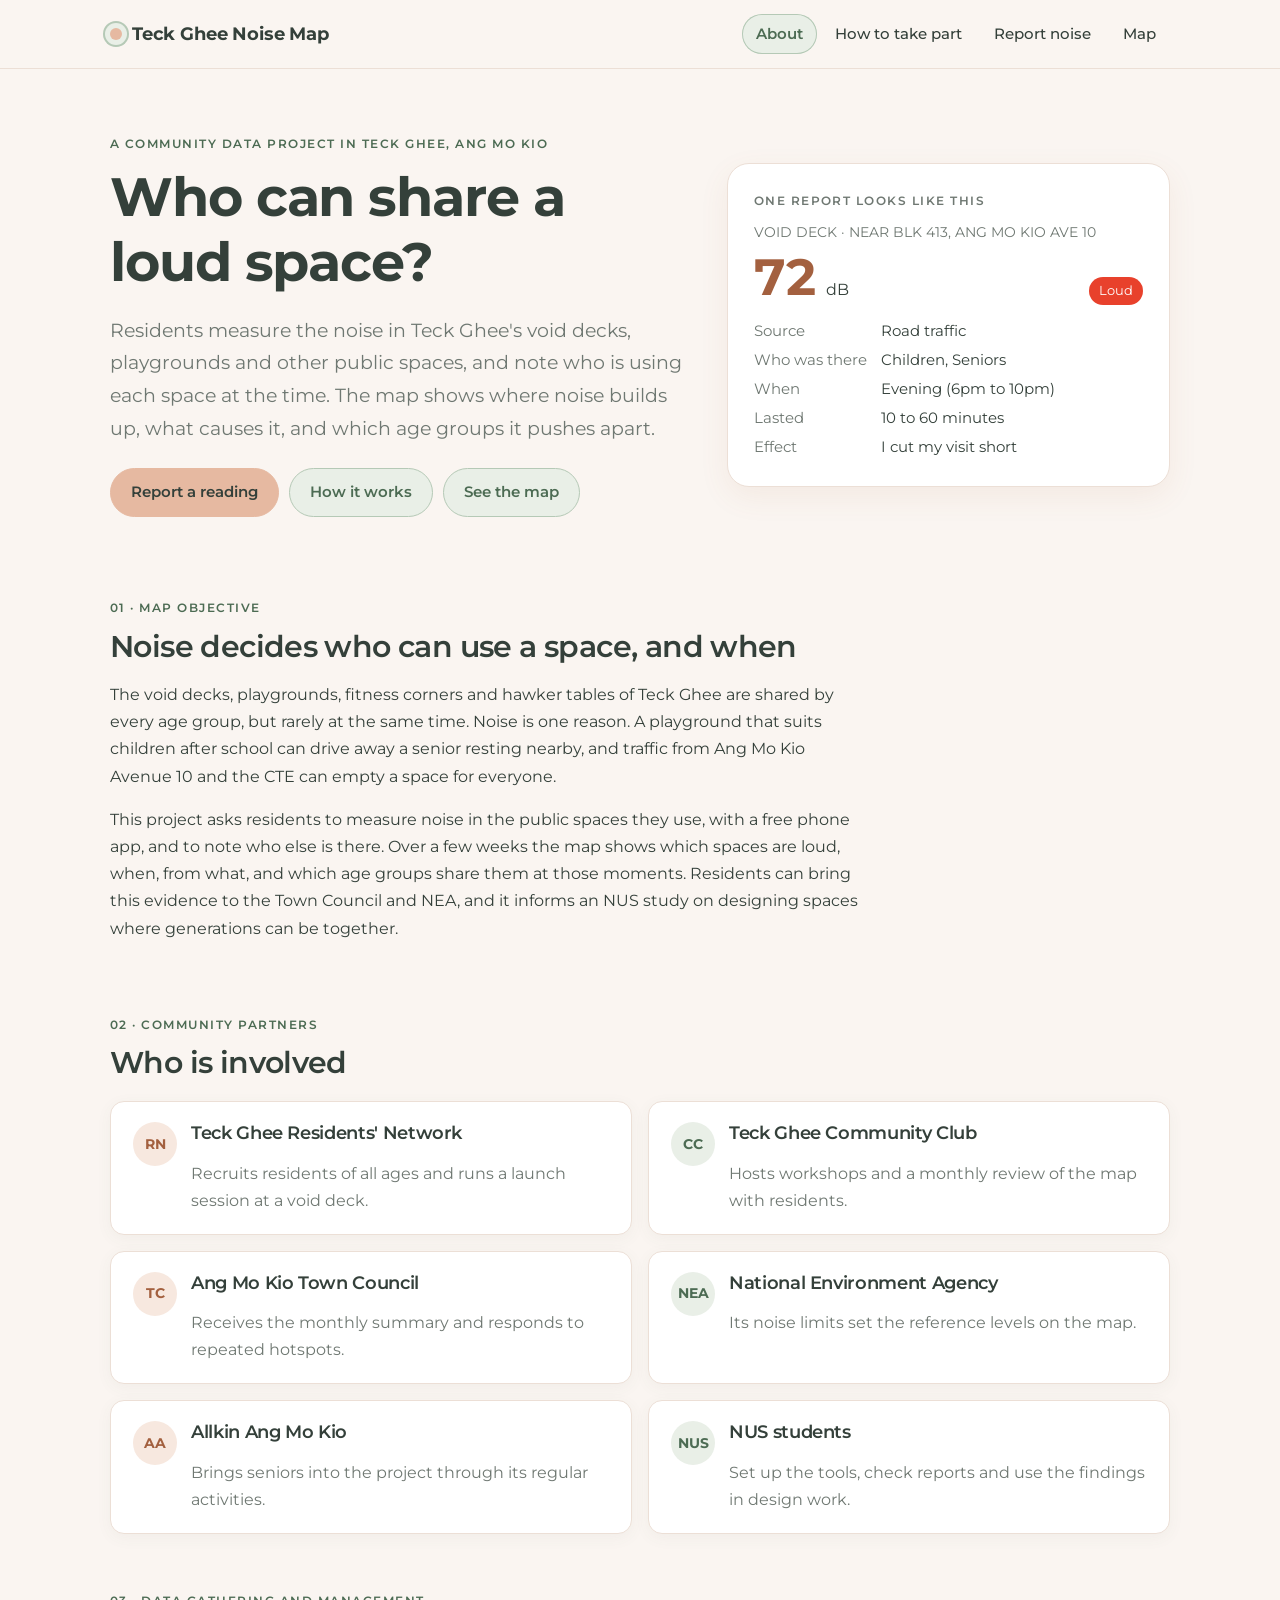
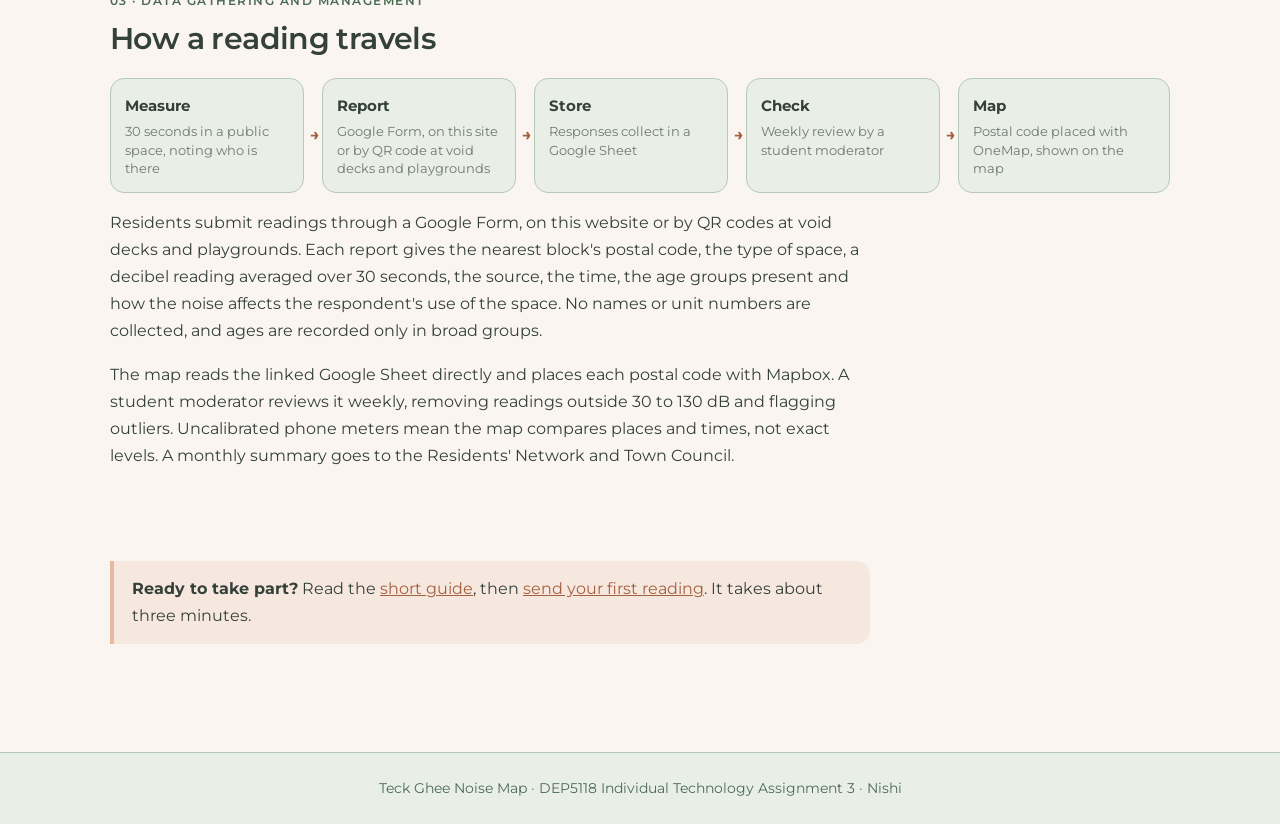
<file: index.html>
<!DOCTYPE html>
<html lang="en">
<head>
  <title>Teck Ghee Noise Map</title>
  <meta charset="UTF-8">
  <meta name="viewport" content="width=device-width, initial-scale=1.0">
  <link rel="preconnect" href="https://fonts.googleapis.com">
  <link href="https://fonts.googleapis.com/css2?family=Montserrat:wght@400;500;600;700&display=swap" rel="stylesheet">
  <link rel="stylesheet" href="css/style.css">
</head>
<body>
  <header class="site-header">
    <div class="inner">
      <a class="brand" href="index.html"><span class="dot"></span>Teck Ghee Noise Map</a>
      <nav>
        <ul>
          <li><a href="index.html" class="active">About</a></li>
          <li><a href="participate.html">How to take part</a></li>
          <li><a href="report.html">Report noise</a></li>
          <li><a href="map.html">Map</a></li>
        </ul>
      </nav>
    </div>
  </header>

  <main>
    <div class="hero">
      <div>
        <p class="eyebrow">A community data project in Teck Ghee, Ang Mo Kio</p>
        <h1>Who can share a loud space?</h1>
        <p class="lede">Residents measure the noise in Teck Ghee's void decks, playgrounds and other public spaces, and note who is using each space at the time. The map shows where noise builds up, what causes it, and which age groups it pushes apart.</p>
        <div class="btn-row">
          <a class="btn primary" href="report.html">Report a reading</a>
          <a class="btn" href="participate.html">How it works</a>
          <a class="btn" href="map.html">See the map</a>
        </div>
      </div>
      <div class="hero-art" aria-label="Example of a single report">
        <p class="eyebrow" style="color:var(--muted)">One report looks like this</p>
        <p class="small muted" style="margin:0">VOID DECK · NEAR BLK 413, ANG MO KIO AVE 10</p>
        <div style="display:flex;align-items:baseline;gap:10px;margin:6px 0 14px">
          <span style="font-size:3.2rem;font-weight:700;line-height:1;color:var(--pink-deep)">72</span><span>dB</span>
          <span style="margin-left:auto;background:var(--db3);color:#fff;border-radius:999px;padding:3px 10px;font-size:0.8rem">Loud</span>
        </div>
        <dl style="display:grid;grid-template-columns:auto 1fr;gap:4px 14px;margin:0;font-size:0.92rem">
          <dt class="muted">Source</dt><dd style="margin:0">Road traffic</dd>
          <dt class="muted">Who was there</dt><dd style="margin:0">Children, Seniors</dd>
          <dt class="muted">When</dt><dd style="margin:0">Evening (6pm to 10pm)</dd>
          <dt class="muted">Lasted</dt><dd style="margin:0">10 to 60 minutes</dd>
          <dt class="muted">Effect</dt><dd style="margin:0">I cut my visit short</dd>
        </dl>
      </div>
    </div>

    <section class="narrow">
      <p class="eyebrow">01 · Map objective</p>
      <h2>Noise decides who can use a space, and when</h2>
      <p>The void decks, playgrounds, fitness corners and hawker tables of Teck Ghee are shared by every age group, but rarely at the same time. Noise is one reason. A playground that suits children after school can drive away a senior resting nearby, and traffic from Ang Mo Kio Avenue 10 and the CTE can empty a space for everyone.</p>
      <p>This project asks residents to measure noise in the public spaces they use, with a free phone app, and to note who else is there. Over a few weeks the map shows which spaces are loud, when, from what, and which age groups share them at those moments. Residents can bring this evidence to the Town Council and NEA, and it informs an NUS study on designing spaces where generations can be together.</p>
    </section>

    <section>
      <p class="eyebrow">02 · Community partners</p>
      <h2>Who is involved</h2>
      <div class="grid two" style="margin-top:20px">
        <div class="card partner"><div class="icon">RN</div><div><h3>Teck Ghee Residents' Network</h3><p class="muted">Recruits residents of all ages and runs a launch session at a void deck.</p></div></div>
        <div class="card partner"><div class="icon">CC</div><div><h3>Teck Ghee Community Club</h3><p class="muted">Hosts workshops and a monthly review of the map with residents.</p></div></div>
        <div class="card partner"><div class="icon">TC</div><div><h3>Ang Mo Kio Town Council</h3><p class="muted">Receives the monthly summary and responds to repeated hotspots.</p></div></div>
        <div class="card partner"><div class="icon">NEA</div><div><h3>National Environment Agency</h3><p class="muted">Its noise limits set the reference levels on the map.</p></div></div>
        <div class="card partner"><div class="icon">AA</div><div><h3>Allkin Ang Mo Kio</h3><p class="muted">Brings seniors into the project through its regular activities.</p></div></div>
        <div class="card partner"><div class="icon">NUS</div><div><h3>NUS students</h3><p class="muted">Set up the tools, check reports and use the findings in design work.</p></div></div>
      </div>
    </section>

    <section>
      <p class="eyebrow">03 · Data gathering and management</p>
      <h2>How a reading travels</h2>
      <div class="flow">
        <div class="node"><b>Measure</b><span>30 seconds in a public space, noting who is there</span></div>
        <div class="node"><b>Report</b><span>Google Form, on this site or by QR code at void decks and playgrounds</span></div>
        <div class="node"><b>Store</b><span>Responses collect in a Google Sheet</span></div>
        <div class="node"><b>Check</b><span>Weekly review by a student moderator</span></div>
        <div class="node"><b>Map</b><span>Postal code placed with OneMap, shown on the map</span></div>
      </div>
      <div class="narrow">
        <p>Residents submit readings through a Google Form, on this website or by QR codes at void decks and playgrounds. Each report gives the nearest block's postal code, the type of space, a decibel reading averaged over 30 seconds, the source, the time, the age groups present and how the noise affects the respondent's use of the space. No names or unit numbers are collected, and ages are recorded only in broad groups.</p>
        <p>The map reads the linked Google Sheet directly and places each postal code with Mapbox. A student moderator reviews it weekly, removing readings outside 30 to 130 dB and flagging outliers. Uncalibrated phone meters mean the map compares places and times, not exact levels. A monthly summary goes to the Residents' Network and Town Council.</p>
      </div>
    </section>

    <section class="narrow">
      <div class="callout">
        <b>Ready to take part?</b> Read the <a href="participate.html">short guide</a>, then <a href="report.html">send your first reading</a>. It takes about three minutes.
      </div>
    </section>
  </main>

  <footer>Teck Ghee Noise Map · DEP5118 Individual Technology Assignment 3 · Nishi</footer>
</body>
</html>
</file>
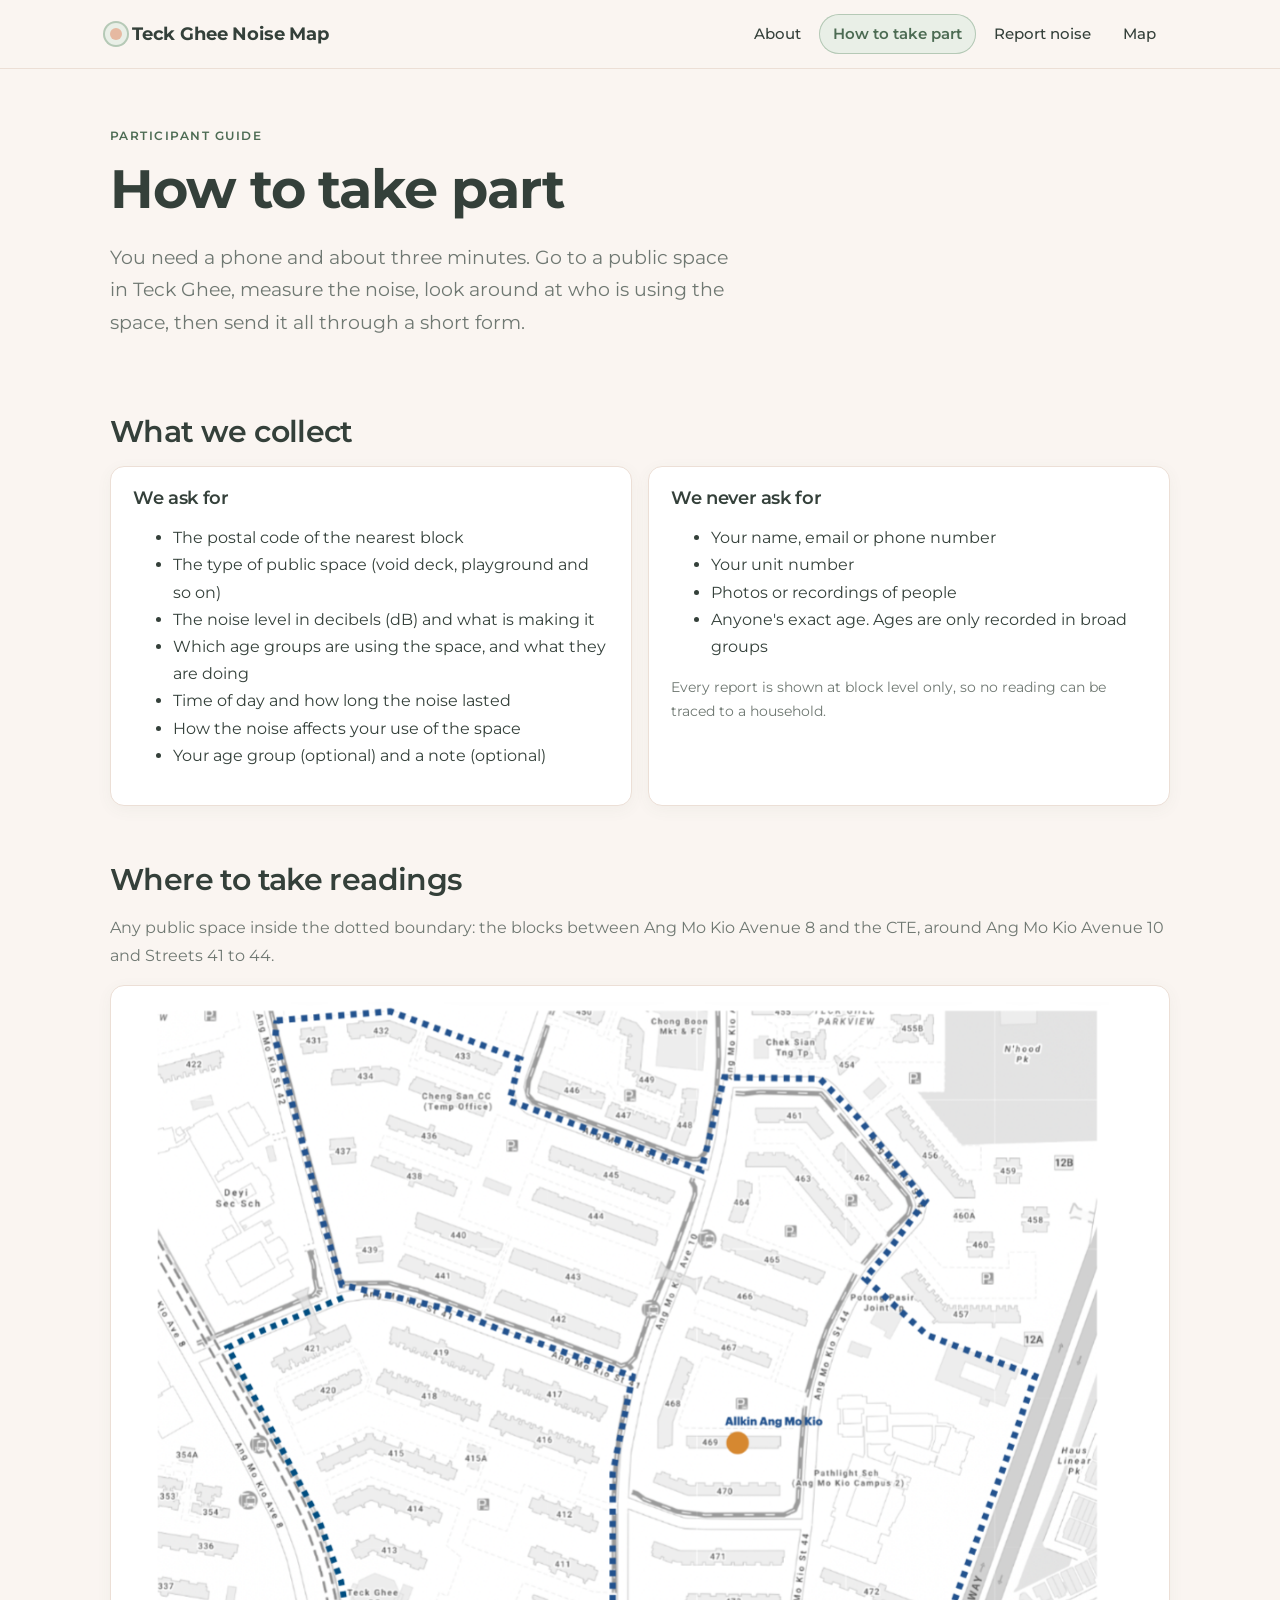
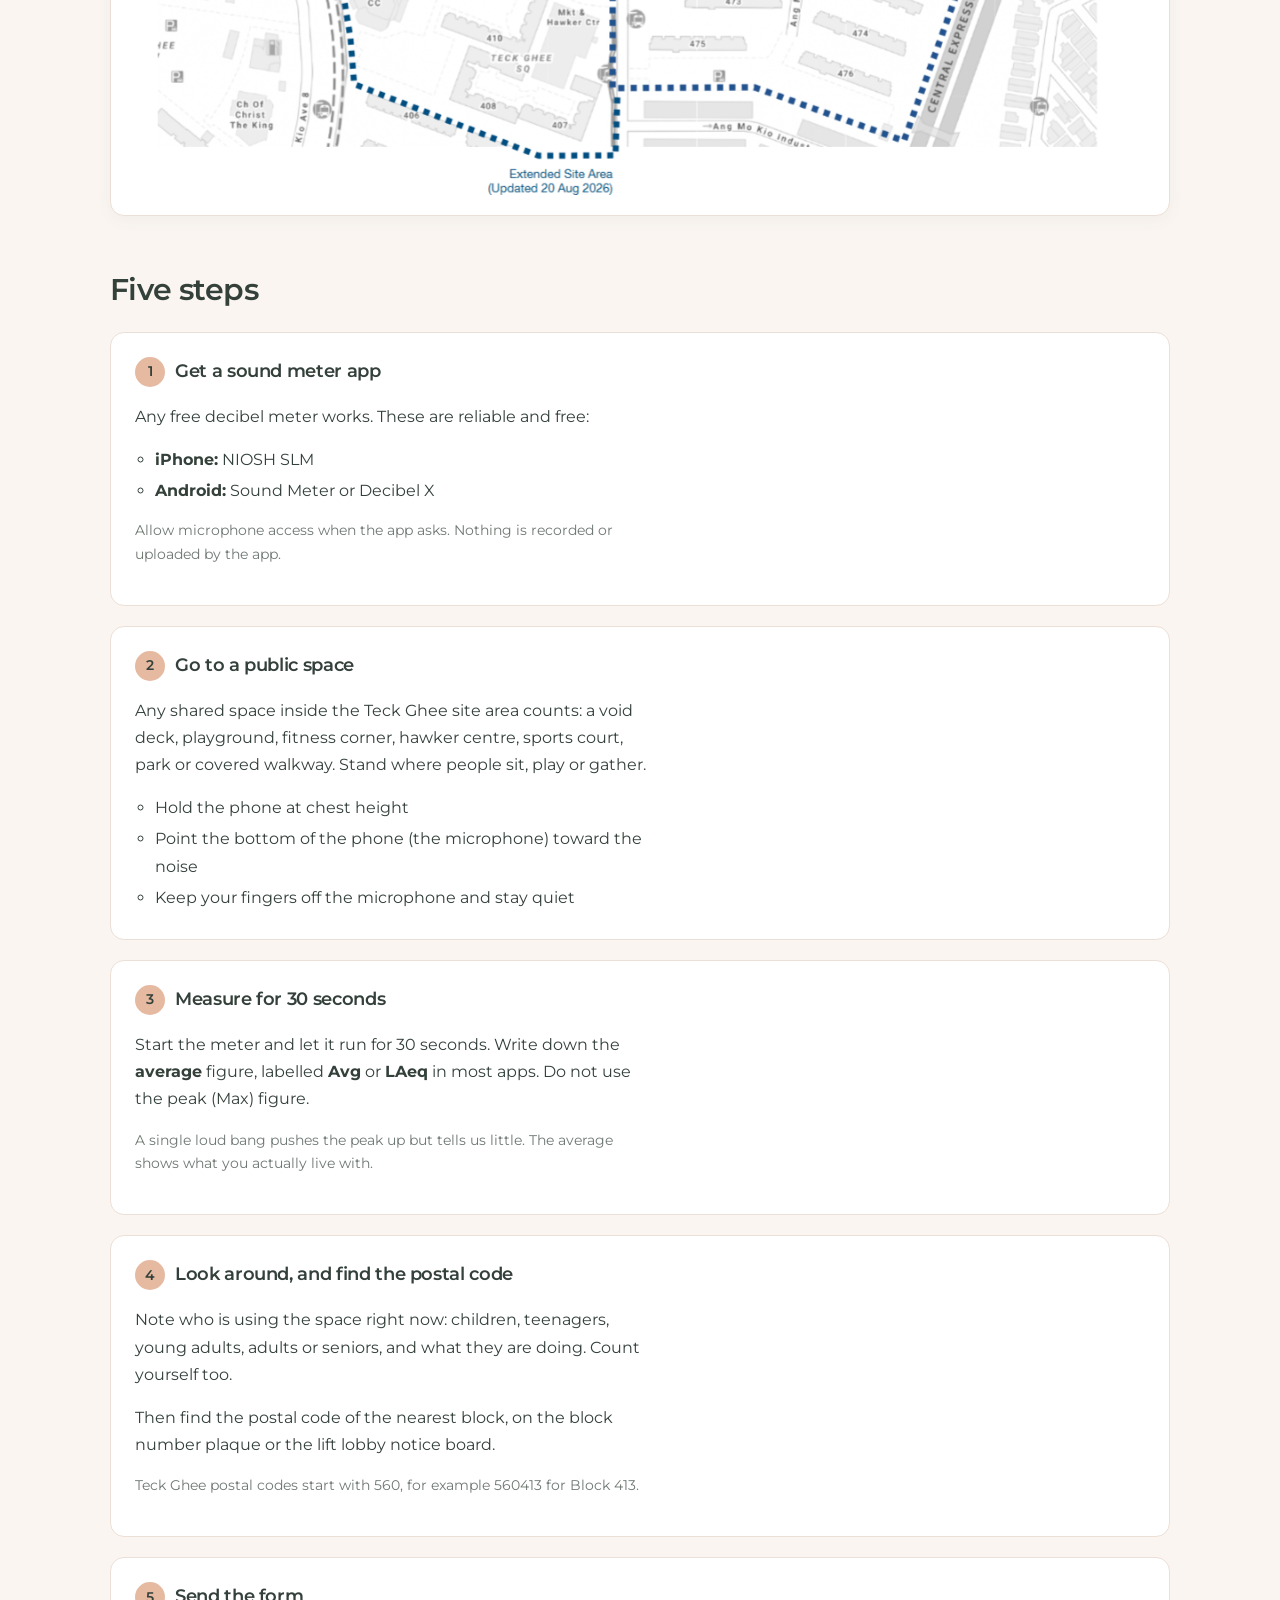
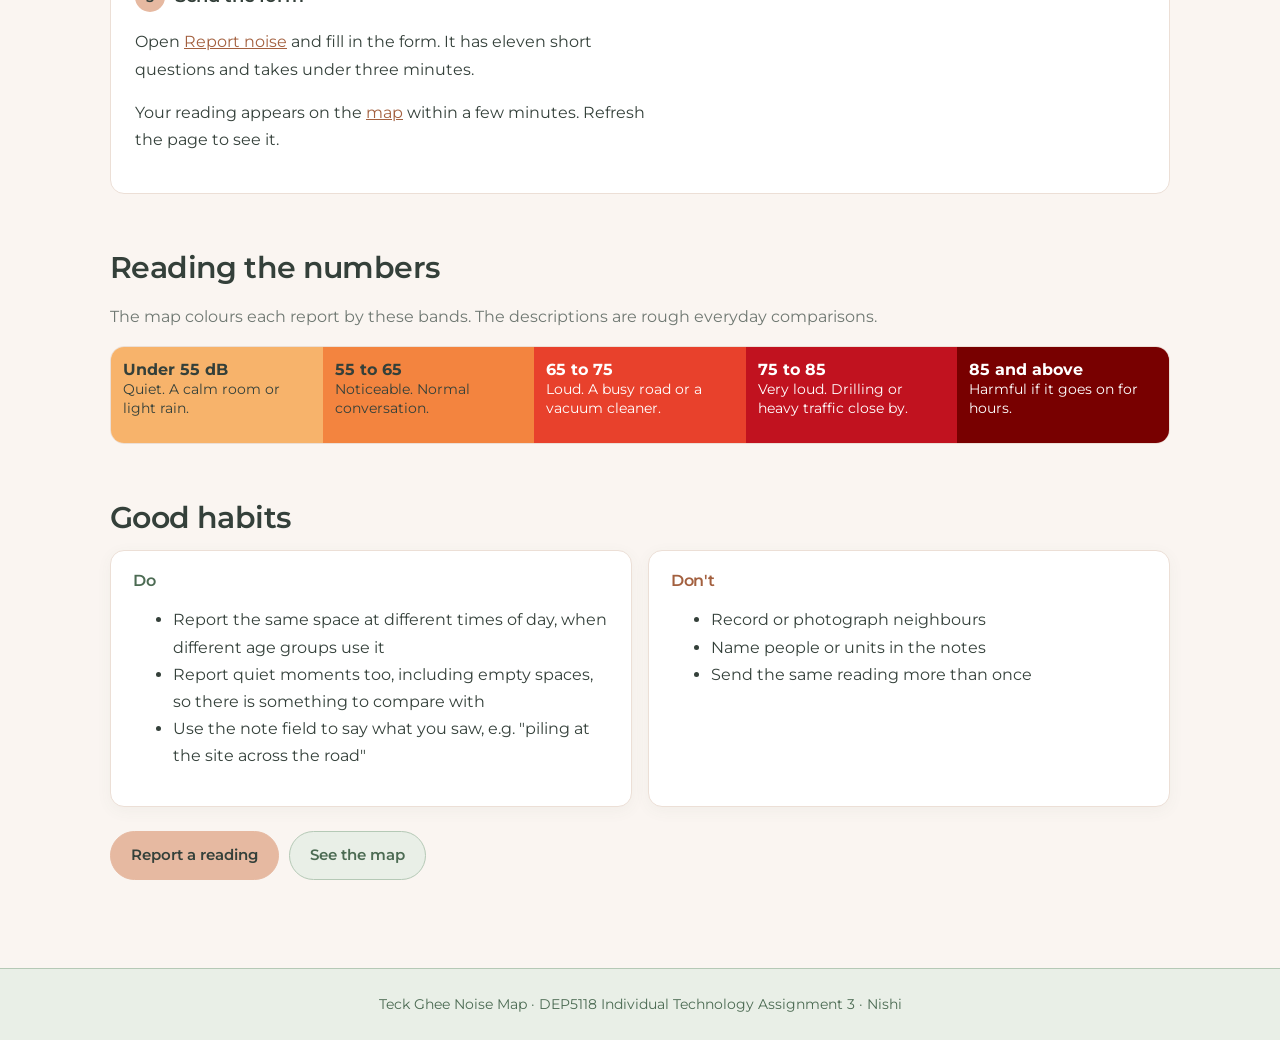
<file: participate.html>
<!DOCTYPE html>
<html lang="en">
<head>
  <title>How to take part · Teck Ghee Noise Map</title>
  <meta charset="UTF-8">
  <meta name="viewport" content="width=device-width, initial-scale=1.0">
  <link rel="preconnect" href="https://fonts.googleapis.com">
  <link href="https://fonts.googleapis.com/css2?family=Montserrat:wght@400;500;600;700&display=swap" rel="stylesheet">
  <link rel="stylesheet" href="css/style.css">
</head>
<body>
  <header class="site-header">
    <div class="inner">
      <a class="brand" href="index.html"><span class="dot"></span>Teck Ghee Noise Map</a>
      <nav>
        <ul>
          <li><a href="index.html">About</a></li>
          <li><a href="participate.html" class="active">How to take part</a></li>
          <li><a href="report.html">Report noise</a></li>
          <li><a href="map.html">Map</a></li>
        </ul>
      </nav>
    </div>
  </header>

  <main>
    <section class="narrow" style="padding-top:56px">
      <p class="eyebrow">Participant guide</p>
      <h1>How to take part</h1>
      <p class="lede">You need a phone and about three minutes. Go to a public space in Teck Ghee, measure the noise, look around at who is using the space, then send it all through a short form.</p>
    </section>

    <section>
      <h2>What we collect</h2>
      <div class="grid two" style="margin-top:16px">
        <div class="card">
          <h3>We ask for</h3>
          <ul>
            <li>The postal code of the nearest block</li>
            <li>The type of public space (void deck, playground and so on)</li>
            <li>The noise level in decibels (dB) and what is making it</li>
            <li>Which age groups are using the space, and what they are doing</li>
            <li>Time of day and how long the noise lasted</li>
            <li>How the noise affects your use of the space</li>
            <li>Your age group (optional) and a note (optional)</li>
          </ul>
        </div>
        <div class="card">
          <h3>We never ask for</h3>
          <ul>
            <li>Your name, email or phone number</li>
            <li>Your unit number</li>
            <li>Photos or recordings of people</li>
            <li>Anyone's exact age. Ages are only recorded in broad groups</li>
          </ul>
          <p class="muted small">Every report is shown at block level only, so no reading can be traced to a household.</p>
        </div>
      </div>
    </section>

    <section>
      <h2>Where to take readings</h2>
      <p class="muted">Any public space inside the dotted boundary: the blocks between Ang Mo Kio Avenue 8 and the CTE, around Ang Mo Kio Avenue 10 and Streets 41 to 44.</p>
      <figure class="card" style="margin:14px 0 0;padding:12px"><img src="images/site-area.png" alt="Site plan of the Teck Ghee study area with a dotted boundary around blocks 406 to 476"></figure>
    </section>

    <section>
      <h2>Five steps</h2>
      <ol class="steps">
        <li class="step">
          <div>
            <h3>Get a sound meter app</h3>
            <p>Any free decibel meter works. These are reliable and free:</p>
            <ul>
              <li><b>iPhone:</b> NIOSH SLM</li>
              <li><b>Android:</b> Sound Meter or Decibel X</li>
            </ul>
            <p class="muted small">Allow microphone access when the app asks. Nothing is recorded or uploaded by the app.</p>
          </div>
        </li>
        <li class="step">
          <div>
            <h3>Go to a public space</h3>
            <p>Any shared space inside the Teck Ghee site area counts: a void deck, playground, fitness corner, hawker centre, sports court, park or covered walkway. Stand where people sit, play or gather.</p>
            <ul>
              <li>Hold the phone at chest height</li>
              <li>Point the bottom of the phone (the microphone) toward the noise</li>
              <li>Keep your fingers off the microphone and stay quiet</li>
            </ul>
          </div>
        </li>
        <li class="step">
          <div>
            <h3>Measure for 30 seconds</h3>
            <p>Start the meter and let it run for 30 seconds. Write down the <b>average</b> figure, labelled <b>Avg</b> or <b>LAeq</b> in most apps. Do not use the peak (Max) figure.</p>
            <p class="muted small">A single loud bang pushes the peak up but tells us little. The average shows what you actually live with.</p>
          </div>
        </li>
        <li class="step">
          <div>
            <h3>Look around, and find the postal code</h3>
            <p>Note who is using the space right now: children, teenagers, young adults, adults or seniors, and what they are doing. Count yourself too.</p>
            <p>Then find the postal code of the nearest block, on the block number plaque or the lift lobby notice board.</p>
            <p class="muted small">Teck Ghee postal codes start with 560, for example 560413 for Block 413.</p>
          </div>
        </li>
        <li class="step">
          <div>
            <h3>Send the form</h3>
            <p>Open <a href="report.html">Report noise</a> and fill in the form. It has eleven short questions and takes under three minutes.</p>
            <p>Your reading appears on the <a href="map.html">map</a> within a few minutes. Refresh the page to see it.</p>
          </div>
        </li>
      </ol>
    </section>

    <section>
      <h2>Reading the numbers</h2>
      <p class="muted">The map colours each report by these bands. The descriptions are rough everyday comparisons.</p>
      <div class="db-scale" style="margin-top:14px">
        <div class="b1"><b>Under 55 dB</b>Quiet. A calm room or light rain.</div>
        <div class="b2"><b>55 to 65</b>Noticeable. Normal conversation.</div>
        <div class="b3"><b>65 to 75</b>Loud. A busy road or a vacuum cleaner.</div>
        <div class="b4"><b>75 to 85</b>Very loud. Drilling or heavy traffic close by.</div>
        <div class="b5"><b>85 and above</b>Harmful if it goes on for hours.</div>
      </div>
    </section>

    <section>
      <h2>Good habits</h2>
      <div class="do-dont" style="margin-top:14px">
        <div class="card do">
          <h3>Do</h3>
          <ul>
            <li>Report the same space at different times of day, when different age groups use it</li>
            <li>Report quiet moments too, including empty spaces, so there is something to compare with</li>
            <li>Use the note field to say what you saw, e.g. "piling at the site across the road"</li>
          </ul>
        </div>
        <div class="card dont">
          <h3>Don't</h3>
          <ul>
            <li>Record or photograph neighbours</li>
            <li>Name people or units in the notes</li>
            <li>Send the same reading more than once</li>
          </ul>
        </div>
      </div>
      <div class="btn-row"><a class="btn primary" href="report.html">Report a reading</a><a class="btn" href="map.html">See the map</a></div>
    </section>
  </main>

  <footer>Teck Ghee Noise Map · DEP5118 Individual Technology Assignment 3 · Nishi</footer>
</body>
</html>
</file>
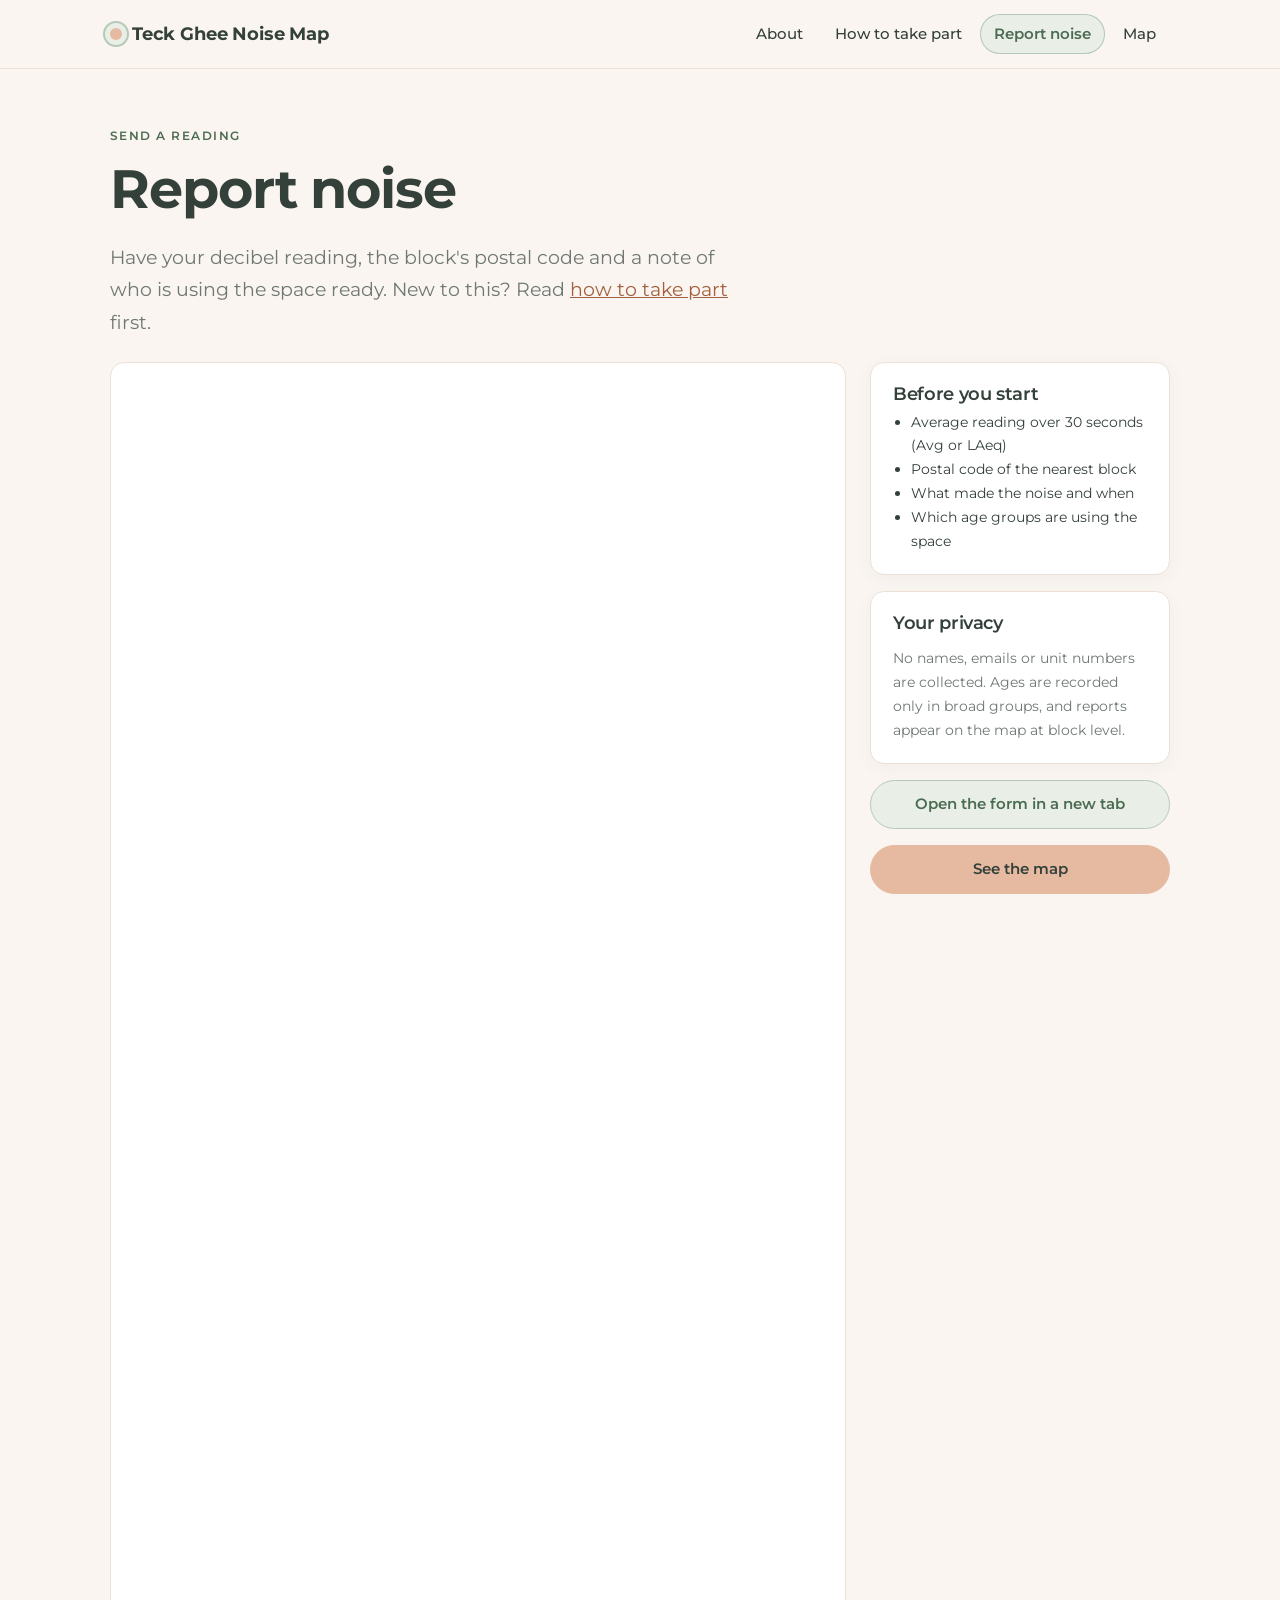
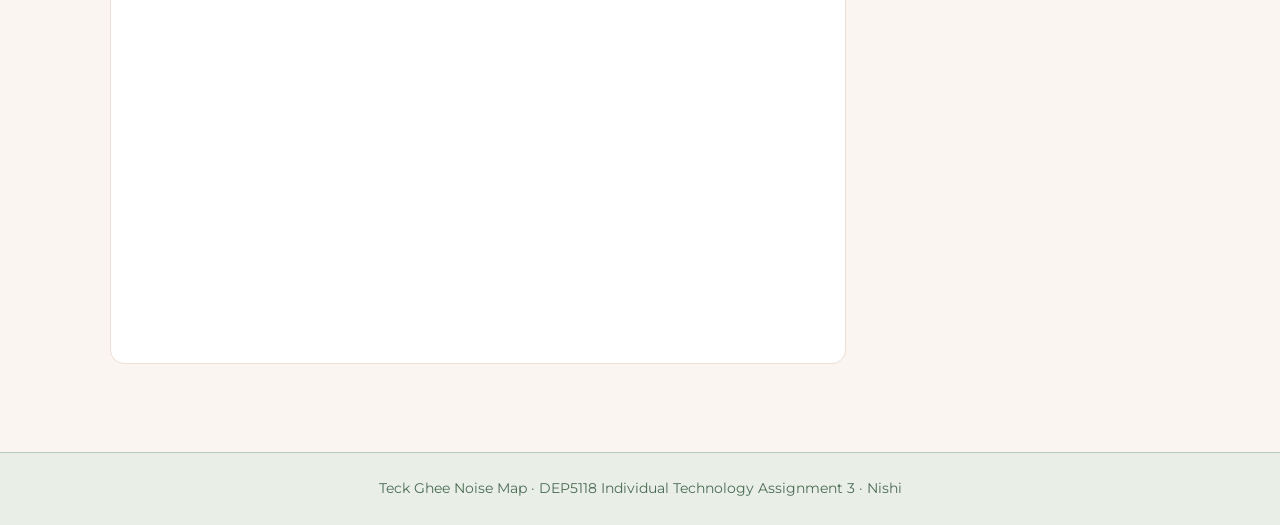
<file: report.html>
<!DOCTYPE html>
<html lang="en">
<head>
  <title>Report noise · Teck Ghee Noise Map</title>
  <meta charset="UTF-8">
  <meta name="viewport" content="width=device-width, initial-scale=1.0">
  <link rel="preconnect" href="https://fonts.googleapis.com">
  <link href="https://fonts.googleapis.com/css2?family=Montserrat:wght@400;500;600;700&display=swap" rel="stylesheet">
  <link rel="stylesheet" href="css/style.css">
</head>
<body>
  <header class="site-header">
    <div class="inner">
      <a class="brand" href="index.html"><span class="dot"></span>Teck Ghee Noise Map</a>
      <nav>
        <ul>
          <li><a href="index.html">About</a></li>
          <li><a href="participate.html">How to take part</a></li>
          <li><a href="report.html" class="active">Report noise</a></li>
          <li><a href="map.html">Map</a></li>
        </ul>
      </nav>
    </div>
  </header>

  <main>
    <section style="padding-top:56px">
      <p class="eyebrow">Send a reading</p>
      <h1>Report noise</h1>
      <p class="lede">Have your decibel reading, the block's postal code and a note of who is using the space ready. New to this? Read <a href="participate.html">how to take part</a> first.</p>

      <div class="form-wrap">
        <div class="form-frame" id="form-frame">
          <div class="setup-note">
            <h3>The form isn't connected yet</h3>
            <p class="muted">Paste your Google Form link into <code>formUrl</code> in <code>js/config.js</code>. The form will appear here.</p>
          </div>
        </div>
        <aside class="side">
          <div class="card">
            <h3>Before you start</h3>
            <ul class="small" style="padding-left:18px;margin:6px 0 0">
              <li>Average reading over 30 seconds (Avg or LAeq)</li>
              <li>Postal code of the nearest block</li>
              <li>What made the noise and when</li>
              <li>Which age groups are using the space</li>
            </ul>
          </div>
          <div class="card">
            <h3>Your privacy</h3>
            <p class="small muted">No names, emails or unit numbers are collected. Ages are recorded only in broad groups, and reports appear on the map at block level.</p>
          </div>
          <a class="btn" id="open-form" href="#" target="_blank" rel="noopener" style="text-align:center;display:none">Open the form in a new tab</a>
          <a class="btn primary" href="map.html" style="text-align:center">See the map</a>
        </aside>
      </div>
    </section>
  </main>

  <footer>Teck Ghee Noise Map · DEP5118 Individual Technology Assignment 3 · Nishi</footer>
  <script src="js/config.js"></script>
  <script>
    (function () {
      var url = (window.NOISE_CONFIG && window.NOISE_CONFIG.formUrl || "").trim();
      if (!url) return;
      var embed = url.split("?")[0].replace(/\/(edit|prefill)$/, "/viewform") + "?embedded=true";
      document.getElementById("form-frame").innerHTML = '<iframe src="' + embed + '" title="Noise report form" loading="lazy">Loading…</iframe>';
      var link = document.getElementById("open-form");
      link.href = url; link.style.display = "block";
    })();
  </script>
</body>
</html>
</file>
<file: css/style.css>
:root {
  --paper: #faf5f1;       /* page background, warm off-white */
  --card: #ffffff;
  --ink: #34403a;         /* deep green-grey text */
  --muted: #6f7872;
  --line: #ecdfd6;
  --pink: #e6b9a1;        /* muted peach */
  --pink-soft: #f7e8df;
  --pink-deep: #a3603f;   /* terracotta for small text and links */
  --green: #b5c9b6;       /* muted sage */
  --green-soft: #e9efe7;
  --green-deep: #4c6b53;  /* sage for small text */
  --accent: var(--pink-deep);
  --accent-soft: var(--pink-soft);
  --db1: #f7b36b;  /* under 55 */
  --db2: #f3843f;  /* 55 to 65 */
  --db3: #e8412c;  /* 65 to 75 */
  --db4: #c1121f;  /* 75 to 85 */
  --db5: #780000;  /* 85 and above */
  --radius: 14px;
  --sans: "Montserrat", system-ui, -apple-system, "Segoe UI", sans-serif;
  --serif: "Montserrat", system-ui, -apple-system, "Segoe UI", sans-serif;
}

* { box-sizing: border-box; }
html, body { margin: 0; }
body {
  background: var(--paper);
  color: var(--ink);
  font-family: var(--sans);
  font-size: 16px;
  line-height: 1.7;
}
img { max-width: 100%; display: block; }
a { color: var(--accent); }

/* ---------- Header / nav ---------- */
.site-header {
  position: sticky; top: 0; z-index: 10;
  background: rgba(250, 245, 241, 0.94);
  backdrop-filter: blur(6px);
  border-bottom: 1px solid var(--line);
}
.site-header .inner {
  max-width: 1100px; margin: 0 auto; padding: 14px 20px;
  display: flex; align-items: center; justify-content: space-between; gap: 16px; flex-wrap: wrap;
}
.brand {
  font-family: var(--sans); font-weight: 700; font-size: 1.1rem; letter-spacing: -0.01em; color: var(--ink); text-decoration: none; line-height: 1;
  display: flex; align-items: center; gap: 10px;
}
.brand .dot { width: 12px; height: 12px; border-radius: 50%; background: var(--pink);
  box-shadow: 0 0 0 5px var(--green-soft), 0 0 0 7px var(--green); }
nav ul { list-style: none; margin: 0; padding: 0; display: flex; gap: 4px; flex-wrap: wrap; }
nav a {
  display: block; padding: 7px 14px; font-weight: 500; border-radius: 999px; text-decoration: none;
  color: var(--ink); font-size: 0.95rem;
}
nav a:hover { background: var(--pink-soft); }
nav a.active { background: var(--green-soft); color: var(--green-deep); font-weight: 600; box-shadow: inset 0 0 0 1px var(--green); }

/* ---------- Layout ---------- */
main { max-width: 1100px; margin: 0 auto; padding: 0 20px 80px; }
.narrow { max-width: 760px; }
section { padding: 48px 0 8px; }
h1, h2, h3 { font-weight: 700; line-height: 1.2; margin: 0 0 12px; letter-spacing: -0.02em; }
h1 { font-size: clamp(2.1rem, 5vw, 3.4rem); }
h2 { font-size: clamp(1.4rem, 3vw, 1.9rem); font-weight: 600; }
h3 { font-size: 1.1rem; font-weight: 600; }
.eyebrow {
  text-transform: uppercase; letter-spacing: 0.12em; font-size: 0.78rem; font-weight: 600;
  color: var(--green-deep); margin: 0 0 10px;
}
.lede { font-size: 1.2rem; color: var(--muted); max-width: 640px; }
.muted { color: var(--muted); }
.small { font-size: 0.88rem; }

/* ---------- Hero ---------- */
.hero { padding: 64px 0 32px; display: grid; grid-template-columns: 1.3fr 1fr; gap: 40px; align-items: center; }
.hero-art { background: var(--card); border: 1px solid var(--line); border-radius: 22px; padding: 26px; box-shadow: 0 10px 30px rgba(163, 96, 63, 0.08); }
@media (max-width: 820px) { .hero { grid-template-columns: 1fr; padding-top: 40px; } }

.btn-row { display: flex; gap: 10px; flex-wrap: wrap; margin-top: 24px; }
.btn {
  display: inline-block; padding: 11px 20px; border-radius: 999px; text-decoration: none;
  font-weight: 600; font-size: 0.92rem; border: 1px solid var(--green); color: var(--green-deep); background: var(--green-soft);
  cursor: pointer; font-family: inherit;
}
.btn.primary { background: var(--pink); border-color: var(--pink); color: var(--ink); }
.btn.primary:hover { background: #dda98e; }
.btn:hover { transform: translateY(-1px); }

/* ---------- Cards / grids ---------- */
.grid { display: grid; gap: 16px; }
.grid.two { grid-template-columns: repeat(2, 1fr); }
.grid.three { grid-template-columns: repeat(3, 1fr); }
@media (max-width: 820px) { .grid.two, .grid.three { grid-template-columns: 1fr; } }
.card {
  background: var(--card); border: 1px solid var(--line); border-radius: var(--radius); padding: 20px 22px;
  box-shadow: 0 4px 16px rgba(76, 107, 83, 0.05);
}
.card p:last-child { margin-bottom: 0; }
.card h3 { margin-bottom: 6px; }

.partner { display: grid; grid-template-columns: 44px 1fr; gap: 14px; align-items: start; }
.partner .icon {
  width: 44px; height: 44px; border-radius: 50%; background: var(--pink-soft); color: var(--pink-deep);
  display: grid; place-items: center; font-weight: 700; font-size: 0.85rem;
}
.grid .card:nth-child(even) .icon { background: var(--green-soft); color: var(--green-deep); }

/* ---------- Flow diagram ---------- */
.flow { display: grid; grid-template-columns: repeat(5, 1fr); gap: 0; margin: 20px 0 8px; }
.flow .node {
  background: var(--green-soft); border: 1px solid var(--green); border-radius: var(--radius); padding: 14px;
  position: relative; margin-right: 18px;
}
.flow .node:not(:last-child)::after {
  content: "→"; position: absolute; right: -17px; top: 50%; transform: translateY(-50%);
  color: var(--pink-deep); font-weight: 700;
}
.flow .node:last-child { margin-right: 0; }
.flow .node b { display: block; font-size: 0.95rem; }
.flow .node span { font-size: 0.82rem; color: var(--muted); line-height: 1.4; display: block; margin-top: 4px; }
@media (max-width: 820px) {
  .flow { grid-template-columns: 1fr; gap: 18px; }
  .flow .node { margin-right: 0; }
  .flow .node:not(:last-child)::after { content: "↓"; right: auto; left: 50%; top: auto; bottom: -22px; transform: translateX(-50%); }
}

/* ---------- Decibel scale ---------- */
.db-scale { display: grid; grid-template-columns: repeat(5, 1fr); border-radius: var(--radius); overflow: hidden; border: 1px solid var(--line); }
.db-scale div { padding: 12px; font-size: 0.85rem; line-height: 1.35; min-height: 96px; }
.db-scale b { display: block; font-size: 1rem; }
.db-scale .b1 { background: var(--db1); }
.db-scale .b2 { background: var(--db2); }
.db-scale .b3 { background: var(--db3); color: #fff; }
.db-scale .b4 { background: var(--db4); color: #fff; }
.db-scale .b5 { background: var(--db5); color: #fff; }
@media (max-width: 640px) { .db-scale { grid-template-columns: 1fr; } .db-scale div { min-height: 0; } }

/* ---------- Manual steps ---------- */
.steps { counter-reset: step; list-style: none; padding: 0; margin: 24px 0 0; display: grid; gap: 20px; }
.step {
  counter-increment: step; display: grid; grid-template-columns: 1.1fr 1fr; gap: 24px;
  background: var(--card); border: 1px solid var(--line); border-radius: 14px; padding: 24px;
}
.step h3::before {
  content: counter(step); display: inline-grid; place-items: center; width: 30px; height: 30px; border-radius: 50%;
  background: var(--pink); color: var(--ink); font-size: 0.9rem; margin-right: 10px; vertical-align: middle;
}
.step ul { padding-left: 20px; margin: 8px 0 0; }
.step li { margin-bottom: 4px; }
@media (max-width: 820px) { .step { grid-template-columns: 1fr; } }

.shot {
  border-radius: var(--radius); overflow: hidden; border: 1px solid var(--line); background: var(--green-soft);
  min-height: 200px; display: grid; place-items: center;
}
.shot img { width: 100%; height: auto; }
.shot .placeholder {
  padding: 24px; text-align: center; color: var(--muted); font-size: 0.85rem;
  border: 2px dashed var(--green); border-radius: 8px; margin: 14px; width: calc(100% - 28px);
  min-height: 170px; display: grid; place-items: center;
}

.callout {
  border-left: 4px solid var(--pink); background: var(--pink-soft); padding: 14px 18px;
  border-radius: 0 var(--radius) var(--radius) 0; margin: 20px 0;
}
.do-dont { display: grid; grid-template-columns: 1fr 1fr; gap: 16px; }
.do-dont .card h3 { font-size: 1rem; }
.do-dont .do h3 { color: var(--green-deep); }
.do-dont .dont h3 { color: var(--pink-deep); }
@media (max-width: 640px) { .do-dont { grid-template-columns: 1fr; } }

/* ---------- Form page ---------- */
.form-wrap { display: grid; grid-template-columns: 1fr 300px; gap: 24px; align-items: start; margin-top: 24px; }
.form-frame { background: var(--card); border: 1px solid var(--line); border-radius: 14px; overflow: hidden; }
.form-frame iframe { width: 100%; height: 1600px; border: 0; display: block; }
.side { position: sticky; top: 90px; display: grid; gap: 16px; }
@media (max-width: 880px) { .form-wrap { grid-template-columns: 1fr; } .side { position: static; } }
.setup-note { padding: 32px; }
.setup-note code { background: var(--pink-soft); padding: 1px 6px; border-radius: 4px; font-size: 0.9em; }

/* ---------- Map page ---------- */
body.map-page { height: 100vh; display: flex; flex-direction: column; overflow: hidden; }
.map-layout { flex: 1; display: grid; grid-template-columns: 340px 1fr; min-height: 0; }
.panel { overflow-y: auto; border-right: 1px solid var(--line); padding: 20px; background: var(--paper); }
.panel h1 { font-size: 1.5rem; margin-bottom: 6px; }
.panel h2 { font-family: var(--sans); font-size: 0.78rem; text-transform: uppercase; letter-spacing: 0.12em;
  font-weight: 600; color: var(--muted); margin: 22px 0 10px; }
#map { position: relative; min-height: 0; }
@media (max-width: 820px) {
  body.map-page { height: auto; overflow: auto; }
  .map-layout { grid-template-columns: 1fr; }
  #map { height: 70vh; order: -1; }
  .panel { border-right: 0; border-top: 1px solid var(--line); }
}

.stats { display: grid; grid-template-columns: 1fr 1fr; gap: 8px; }
.stat { background: var(--card); border: 1px solid var(--line); border-radius: 8px; padding: 10px 12px; }
.stat b { display: block; font-size: 1.4rem; font-weight: 700; color: var(--pink-deep); line-height: 1.1; }
.stat span { font-size: 0.78rem; color: var(--muted); }

.chips { display: flex; flex-wrap: wrap; gap: 6px; }
.chip {
  border: 1px solid var(--line); background: var(--card); border-radius: 999px; padding: 5px 11px;
  font-size: 0.82rem; cursor: pointer; font-family: inherit; color: var(--ink);
}
.chip[aria-pressed="true"] { background: var(--green-soft); color: var(--green-deep); border-color: var(--green); font-weight: 600; }
select {
  width: 100%; padding: 8px 10px; border-radius: 8px; border: 1px solid var(--line);
  background: var(--card); font-family: inherit; font-size: 0.9rem; color: var(--ink);
}
.toggle { display: flex; border: 1px solid var(--line); border-radius: 999px; overflow: hidden; }
.toggle button { flex: 1; border: 0; background: var(--card); padding: 7px; font-family: inherit; font-size: 0.85rem; cursor: pointer; color: var(--ink); }
.toggle button[aria-pressed="true"] { background: var(--pink); color: var(--ink); font-weight: 600; }

.legend-row { display: flex; align-items: center; gap: 10px; font-size: 0.85rem; margin-bottom: 4px; }
.legend-row i { width: 12px; height: 12px; border-radius: 50%; flex: none; margin: 0 2px; }

.bars { display: grid; gap: 6px; }
.bar { display: grid; grid-template-columns: 130px 1fr 32px; gap: 8px; align-items: center; font-size: 0.8rem; }
.bar .track { background: var(--green-soft); border-radius: 4px; height: 10px; overflow: hidden; }
.bar .fill { height: 100%; border-radius: 4px; }
.bar .val { text-align: right; font-variant-numeric: tabular-nums; }

.status { font-size: 0.82rem; padding: 8px 12px; border-radius: 8px; background: var(--accent-soft); margin: 12px 0 0; }
.map-message {
  position: absolute; inset: 0; display: grid; place-items: center; padding: 24px; text-align: center;
  background: var(--green-soft); color: var(--muted); z-index: 2;
}
.map-message div { max-width: 420px; }

.mapboxgl-popup-content { font-family: var(--sans); border-radius: 10px; padding: 14px 16px; min-width: 210px; }
.pop-db { display: flex; align-items: baseline; gap: 8px; margin: 2px 0 8px; }
.pop-db b { font-size: 1.7rem; line-height: 1; }
.pop-db span { font-size: 0.78rem; padding: 2px 8px; border-radius: 999px; }
.pop dl { margin: 0; display: grid; grid-template-columns: auto 1fr; gap: 2px 10px; font-size: 0.82rem; }
.pop dt { color: var(--muted); }
.pop dd { margin: 0; }
.pop .note { font-size: 0.82rem; margin-top: 8px; font-style: italic; }
.pop .addr { font-size: 0.75rem; color: var(--muted); text-transform: uppercase; letter-spacing: 0.05em; }

/* ---------- Footer ---------- */
footer { background: var(--green-soft); border-top: 1px solid var(--green); padding: 24px 20px; text-align: center; font-size: 0.85rem; color: var(--green-deep); }
</file>
